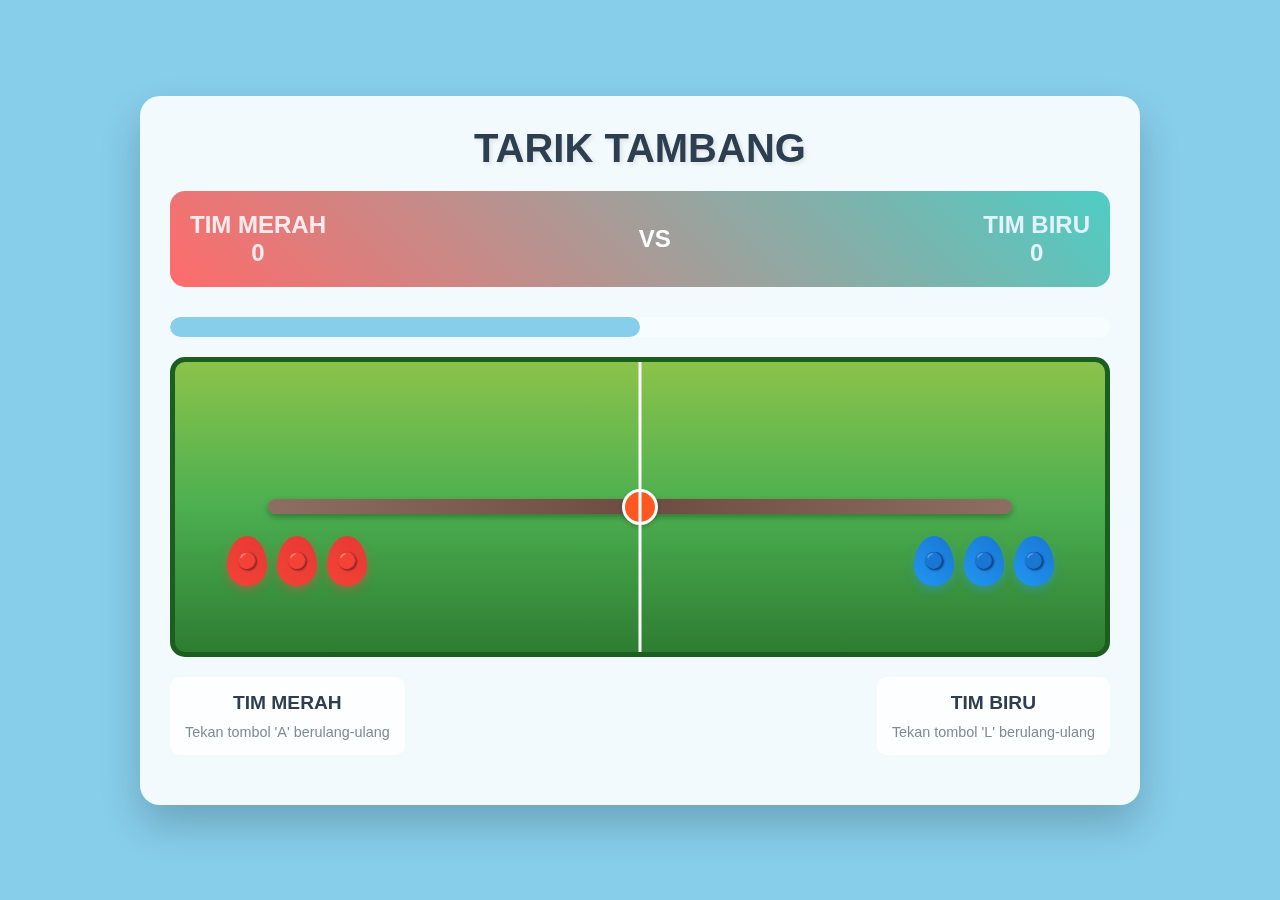
<file: index.html>
<!DOCTYPE html>
<html lang="id">
<head>
    <meta charset="UTF-8">
    <meta name="viewport" content="width=device-width, initial-scale=1.0">
    <title>Game Tarik Tambang</title>
    <link rel="stylesheet" href="styles.css">
</head>
<body>
    <div class="game-container">
        <h1 class="title">TARIK TAMBANG</h1>
        
        <div class="score-board">
            <div class="team team-red">
                <div>TIM MERAH</div>
                <div id="redScore">0</div>
            </div>
            <div>VS</div>
            <div class="team team-blue">
                <div>TIM BIRU</div>
                <div id="blueScore">0</div>
            </div>
        </div>

        <div class="progress-bar">
            <div class="progress-fill" id="progressBar"></div>
        </div>

        <div class="game-field" id="gameField">
            <div class="center-line"></div>
            <div class="rope-container">
                <div class="rope" id="rope"></div>
            </div>
            
            <div class="team-players team-left" id="teamLeft">
                <div class="player player-red">🔴</div>
                <div class="player player-red">🔴</div>
                <div class="player player-red">🔴</div>
            </div>
            
            <div class="team-players team-right" id="teamRight">
                <div class="player player-blue">🔵</div>
                <div class="player player-blue">🔵</div>
                <div class="player player-blue">🔵</div>
            </div>
        </div>

        <div class="controls">
            <div class="control-group">
                <div class="control-title">TIM MERAH</div>
                <div class="control-keys">Tekan tombol 'A' berulang-ulang</div>
            </div>
            <div class="control-group">
                <div class="control-title">TIM BIRU</div>
                <div class="control-keys">Tekan tombol 'L' berulang-ulang</div>
            </div>
        </div>
    </div>

    <div class="game-over" id="gameOver">
        <div class="game-over-content">
            <h2 id="winnerText">Tim Pemenang!</h2>
            <p>Selamat! Anda berhasil memenangkan pertandingan tarik tambang!</p>
            <button class="restart-btn" onclick="restartGame()">Rematch</button>
        </div>
    </div>
    <script src="script.js"></script>
    
</body>
</html>
</file>
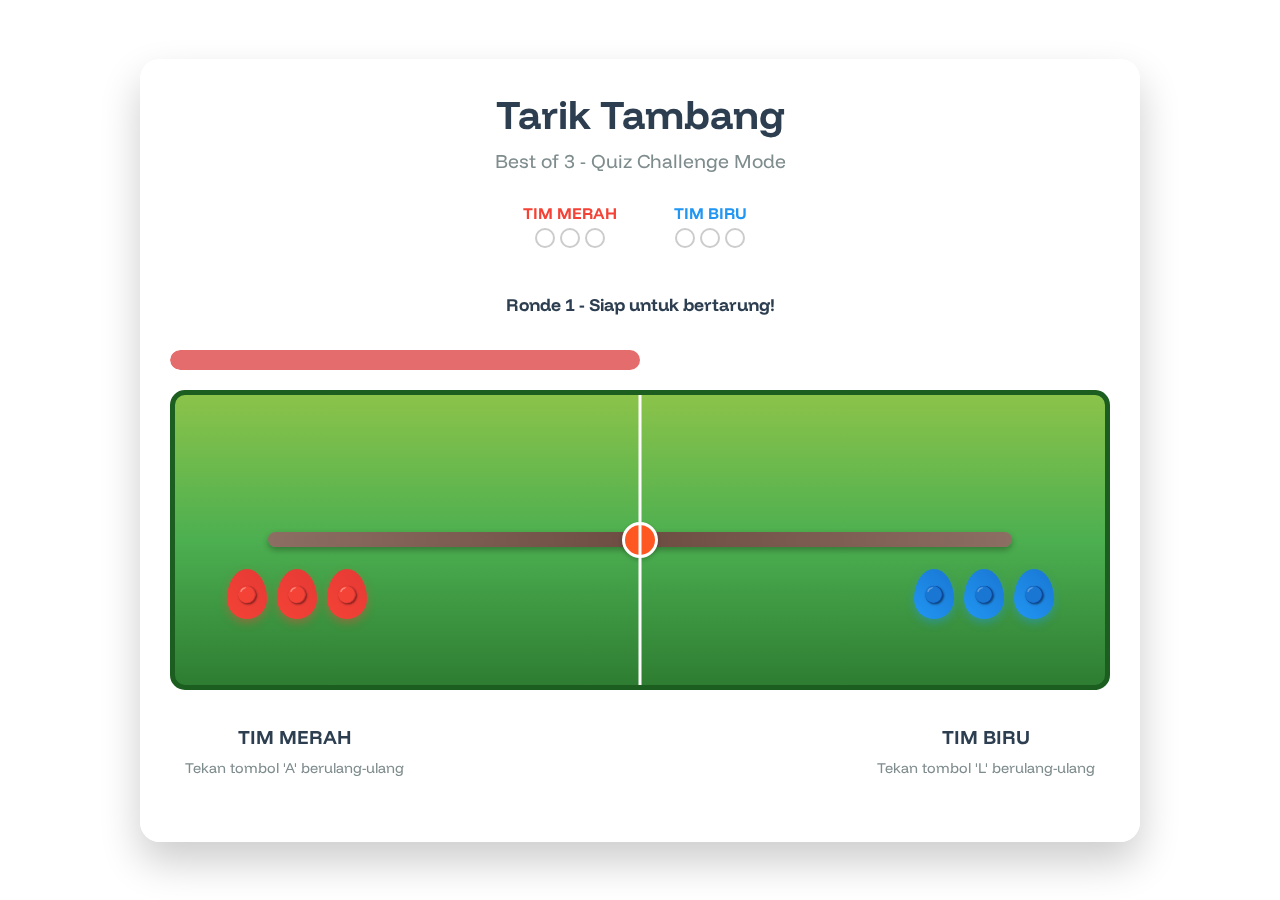
<file: test.html>
<!DOCTYPE html>
<html lang="id">
<head>
    <meta charset="UTF-8">
    <meta name="viewport" content="width=device-width, initial-scale=1.0">
    <title>Game Tarik Tambang - Best of 3</title>
    <link rel="stylesheet" href="style.css">
</head>
<body>
    <div class="game-container">
        <h1 class="title">Tarik Tambang</h1>
        <div class="subtitle">Best of 3 - Quiz Challenge Mode</div>
        
        <div class="wins-display">
            <div class="win-counter">
                <div style="color: #f44336; font-weight: bold;">TIM MERAH</div>
                <div class="win-dots" id="redWins">
                    <div class="win-dot"></div>
                    <div class="win-dot"></div>
                    <div class="win-dot"></div>
                </div>
            </div>
            <div class="win-counter">
                <div style="color: #2196f3; font-weight: bold;">TIM BIRU</div>
                <div class="win-dots" id="blueWins">
                    <div class="win-dot"></div>
                    <div class="win-dot"></div>
                    <div class="win-dot"></div>
                </div>
            </div>
        </div>

        <div class="round-info" id="roundInfo">
            Ronde 1 - Siap untuk bertarung!
        </div>

        <div class="progress-bar">
            <div class="progress-fill" id="progressBar"></div>
        </div>

        <div class="game-field" id="gameField">
            <div class="center-line"></div>
            <div class="rope-container">
                <div class="rope" id="rope"></div>
            </div>
            
            <div class="team-players team-left" id="teamLeft">
                <div class="player player-red">🔴
                    <div class="boost-indicator" id="leftBoost">BOOST!</div>
                </div>
                <div class="player player-red">🔴</div>
                <div class="player player-red">🔴</div>
            </div>
            
            <div class="team-players team-right" id="teamRight">
                <div class="player player-blue">🔵
                    <div class="boost-indicator" id="rightBoost">BOOST!</div>
                </div>
                <div class="player player-blue">🔵</div>
                <div class="player player-blue">🔵</div>
            </div>
        </div>

        <div class="controls">
            <div class="control-group">
                <div class="control-title">TIM MERAH</div>
                <div class="control-keys">Tekan tombol 'A' berulang-ulang</div>
            </div>
            <div class="control-group">
                <div class="control-title">TIM BIRU</div>
                <div class="control-keys">Tekan tombol 'L' berulang-ulang</div>
            </div>
        </div>
    </div>

    <!-- Quiz Modal -->
    <div class="quiz-modal" id="quizModal">
        <div class="quiz-content">
            <div class="quiz-timer" id="quizTimer">10</div>
            <div class="quiz-question" id="quizQuestion">Pertanyaan akan muncul di sini</div>
            <div class="quiz-options" id="quizOptions">
                <!-- Options akan diisi oleh JavaScript -->
            </div>
        </div>
    </div>

    <!-- Game Over Modal -->
    <div class="game-over" id="gameOver">
        <div class="game-over-content">
            <h2 id="winnerText">Tim Pemenang!</h2>
            <p id="finalMessage">Selamat! Anda berhasil memenangkan pertandingan best of 3!</p>
            <button class="restart-btn" onclick="restartGame()">Main Lagi</button>
        </div>
    </div>

    <script>
        // Game state variables
        let ropePosition = 50;
        let redWins = 0;
        let blueWins = 0;
        let currentRound = 1;
        let gameActive = true;
        let pullCooldown = false;
        let leftBoostActive = 0;
        let rightBoostActive = 0;
        let quizActive = false;

        // Sound effects using Web Audio API
        const audioContext = new (window.AudioContext || window.webkitAudioContext)();
        
        function playSound(frequency, duration, type = 'sine') {
            if (!audioContext) return;
            
            const oscillator = audioContext.createOscillator();
            const gainNode = audioContext.createGain();
            
            oscillator.connect(gainNode);
            gainNode.connect(audioContext.destination);
            
            oscillator.frequency.setValueAtTime(frequency, audioContext.currentTime);
            oscillator.type = type;
            
            gainNode.gain.setValueAtTime(0.3, audioContext.currentTime);
            gainNode.gain.exponentialRampToValueAtTime(0.01, audioContext.currentTime + duration);
            
            oscillator.start(audioContext.currentTime);
            oscillator.stop(audioContext.currentTime + duration);
        }

        // Sound effects
        const sounds = {
            pull: () => playSound(200, 0.1, 'square'),
            boost: () => {
                playSound(440, 0.1);
                setTimeout(() => playSound(550, 0.1), 50);
                setTimeout(() => playSound(660, 0.1), 100);
            },
            win: () => {
                [264, 297, 330, 352, 396, 440, 495].forEach((freq, i) => {
                    setTimeout(() => playSound(freq, 0.2), i * 100);
                });
            },
            quiz: () => playSound(880, 0.3, 'triangle'),
            correct: () => playSound(660, 0.4),
            wrong: () => playSound(165, 0.6, 'sawtooth')
        };

        // Quiz questions database
        const quizQuestions = [
            {
                question: "Berapa hasil dari 15 + 27?",
                options: ["41", "42", "43", "40"],
                correct: 1
            },
            {
                question: "Ibu kota Indonesia adalah?",
                options: ["Jakarta", "Surabaya", "Bandung", "Medan"],
                correct: 0
            },
            {
                question: "Planet terbesar di tata surya adalah?",
                options: ["Saturnus", "Neptunus", "Jupiter", "Uranus"],
                correct: 2
            },
            {
                question: "Siapa penemu lampu pijar?",
                options: ["Albert Einstein", "Thomas Edison", "Isaac Newton", "Leonardo da Vinci"],
                correct: 1
            },
            {
                question: "Berapa jumlah provinsi di Indonesia?",
                options: ["30", "34", "36", "38"],
                correct: 3
            },
            {
                question: "Warna primer adalah?",
                options: ["Merah, Biru, Kuning", "Hijau, Ungu, Orange", "Hitam, Putih, Abu", "Pink, Coklat, Emas"],
                correct: 0
            },
            {
                question: "1 kilometer sama dengan berapa meter?",
                options: ["100", "1000", "10000", "500"],
                correct: 1
            },
            {
                question: "Hewan terbesar di dunia adalah?",
                options: ["Hiu", "Gajah", "Jerapah", "Paus Biru"],
                correct: 3
            }
        ];

        // DOM elements
        const rope = document.getElementById('rope');
        const progressBar = document.getElementById('progressBar');
        const gameField = document.getElementById('gameField');
        const teamLeft = document.getElementById('teamLeft');
        const teamRight = document.getElementById('teamRight');
        const gameOver = document.getElementById('gameOver');
        const winnerText = document.getElementById('winnerText');
        const finalMessage = document.getElementById('finalMessage');
        const roundInfo = document.getElementById('roundInfo');
        const redWinsEl = document.getElementById('redWins');
        const blueWinsEl = document.getElementById('blueWins');
        const leftBoost = document.getElementById('leftBoost');
        const rightBoost = document.getElementById('rightBoost');
        const quizModal = document.getElementById('quizModal');
        const quizQuestion = document.getElementById('quizQuestion');
        const quizOptions = document.getElementById('quizOptions');
        const quizTimer = document.getElementById('quizTimer');

        function updateRopePosition() {
            progressBar.style.width = ropePosition + '%';
            const ropeContainer = rope.parentElement;
            ropeContainer.style.transform = `translateY(-50%) translateX(${(ropePosition - 50) * 2}px)`;
            
            // Check for potential quiz trigger (when rope reaches 25% or 75%)
            if ((ropePosition <= 25 || ropePosition >= 75) && !quizActive && gameActive && Math.random() < 0.3) {
                triggerQuiz(ropePosition <= 25 ? 'red' : 'blue');
            }
            
            // Check win condition
            if (ropePosition <= 0) {
                endRound('red');
            } else if (ropePosition >= 100) {
                endRound('blue');
            }
        }

        function pullRope(direction) {
            if (!gameActive || pullCooldown || quizActive) return;
            
            pullCooldown = true;
            setTimeout(() => pullCooldown = false, 100);
            
            let pullStrength = 2;
            
            if (direction === 'left') {
                if (leftBoostActive > 0) {
                    pullStrength = 5;
                    leftBoostActive--;
                    if (leftBoostActive === 0) {
                        leftBoost.style.display = 'none';
                    }
                }
                ropePosition = Math.max(0, ropePosition - pullStrength);
                teamLeft.classList.add('pulling');
                setTimeout(() => teamLeft.classList.remove('pulling'), 200);
                sounds.pull();
            } else if (direction === 'right') {
                if (rightBoostActive > 0) {
                    pullStrength = 5;
                    rightBoostActive--;
                    if (rightBoostActive === 0) {
                        rightBoost.style.display = 'none';
                    }
                }
                ropePosition = Math.min(100, ropePosition + pullStrength);
                teamRight.classList.add('pulling');
                setTimeout(() => teamRight.classList.remove('pulling'), 200);
                sounds.pull();
            }
            
            updateRopePosition();
        }

        function triggerQuiz(team) {
            if (quizActive) return;
            
            quizActive = true;
            gameActive = false;
            sounds.quiz();
            
            const randomQuestion = quizQuestions[Math.floor(Math.random() * quizQuestions.length)];
            quizQuestion.textContent = `Quiz untuk ${team === 'red' ? 'Tim Merah' : 'Tim Biru'}: ${randomQuestion.question}`;
            
            quizOptions.innerHTML = '';
            randomQuestion.options.forEach((option, index) => {
                const button = document.createElement('button');
                button.className = 'quiz-option';
                button.textContent = option;
                button.onclick = () => answerQuiz(index, randomQuestion.correct, team);
                quizOptions.appendChild(button);
            });
            
            quizModal.style.display = 'flex';
            
            // Quiz timer
            let timeLeft = 10;
            quizTimer.textContent = timeLeft;
            const timer = setInterval(() => {
                timeLeft--;
                quizTimer.textContent = timeLeft;
                if (timeLeft <= 0) {
                    clearInterval(timer);
                    answerQuiz(-1, randomQuestion.correct, team); // -1 means timeout
                }
            }, 1000);
            
            // Store timer reference to clear it if answered early
            quizModal.timerRef = timer;
        }

        function answerQuiz(selectedIndex, correctIndex, team) {
            if (quizModal.timerRef) {
                clearInterval(quizModal.timerRef);
            }
            
            const options = quizOptions.children;
            
            // Show correct/wrong answers
            for (let i = 0; i < options.length; i++) {
                if (i === correctIndex) {
                    options[i].classList.add('correct');
                } else if (i === selectedIndex && i !== correctIndex) {
                    options[i].classList.add('wrong');
                }
                options[i].disabled = true;
            }
            
            setTimeout(() => {
                quizModal.style.display = 'none';
                quizActive = false;
                gameActive = true;
                
                // Give boost if answer is correct
                if (selectedIndex === correctIndex) {
                    sounds.correct();
                    giveBoost(team);
                } else {
                    sounds.wrong();
                }
            }, 2000);
        }

        function giveBoost(team) {
            if (team === 'red') {
                leftBoostActive = 5;
                leftBoost.style.display = 'block';
                teamLeft.querySelector('.player').classList.add('boosted');
                setTimeout(() => teamLeft.querySelector('.player').classList.remove('boosted'), 1000);
            } else {
                rightBoostActive = 5;
                rightBoost.style.display = 'block';
                teamRight.querySelector('.player').classList.add('boosted');
                setTimeout(() => teamRight.querySelector('.player').classList.remove('boosted'), 1000);
            }
            sounds.boost();
        }

        function endRound(winner) {
            gameActive = false;
            sounds.win();
            
            if (winner === 'red') {
                redWins++;
                redWinsEl.children[redWins - 1].classList.add('filled');
            } else {
                blueWins++;
                blueWinsEl.children[blueWins - 1].classList.add('filled');
            }
            
            // Check if game is over (best of 3)
            if (redWins > 2 || blueWins > 2) {
                setTimeout(() => {
                    winnerText.textContent = `${winner === 'red' ? 'TIM MERAH' : 'TIM BIRU'} MENANG KESELURUHAN!`;
                    finalMessage.textContent = `Selamat! ${winner === 'red' ? 'Tim Merah' : 'Tim Biru'} berhasil memenangkan pertandingan Best of 3!`;
                    gameOver.style.display = 'flex';
                }, 1000);
            } else {
                // Start next round
                setTimeout(() => {
                    currentRound++;
                    roundInfo.textContent = `Ronde ${currentRound} - ${winner === 'red' ? 'Tim Merah' : 'Tim Biru'} menang ronde sebelumnya!`;
                    resetRound();
                }, 2000);
            }
        }

        function resetRound() {
            ropePosition = 50;
            gameActive = true;
            leftBoostActive = 0;
            rightBoostActive = 0;
            leftBoost.style.display = 'none';
            rightBoost.style.display = 'none';
            updateRopePosition();
        }

        function restartGame() {
            ropePosition = 50;
            redWins = 0;
            blueWins = 0;
            currentRound = 1;
            gameActive = true;
            leftBoostActive = 0;
            rightBoostActive = 0;
            quizActive = false;
            
            // Reset UI
            gameOver.style.display = 'none';
            quizModal.style.display = 'none';
            leftBoost.style.display = 'none';
            rightBoost.style.display = 'none';
            roundInfo.textContent = 'Ronde 1 - Siap untuk bertarung!';
            
            // Reset win indicators
            redWinsEl.querySelectorAll('.win-dot').forEach(dot => dot.classList.remove('filled'));
            blueWinsEl.querySelectorAll('.win-dot').forEach(dot => dot.classList.remove('filled'));
            
            updateRopePosition();
        }

        // Event listeners
        document.addEventListener('keydown', function(event) {
            if (audioContext.state === 'suspended') {
                audioContext.resume();
            }
            
            const key = event.key.toLowerCase();
            
            if (key === 'a') {
                pullRope('left');
            } else if (key === 'l') {
                pullRope('right');
            }
        });

        // Initialize game
        updateRopePosition();

        // Natural drift effect
        setInterval(() => {
            if (gameActive && !quizActive && Math.random() < 0.05) {
                const drift = (Math.random() - 0.5) * 0.5;
                ropePosition = Math.max(0, Math.min(100, ropePosition + drift));
                updateRopePosition();
            }
        }, 500);
    </script>
</body>
</html>
</file>
<file: styles.css>
* {
            margin: 0;
            padding: 0;
            box-sizing: border-box;
        }

        body {
            background: linear-gradient(135deg, #87CEEB 0%, #87CEEB 100%);
            font-family: 'Arial', sans-serif;
            min-height: 100vh;
            display: flex;
            flex-direction: column;
            align-items: center;
            justify-content: center;
            overflow: hidden;
        }

        .game-container {
            width: 90%;
            max-width: 1000px;
            background: rgba(255, 255, 255, 0.9);
            border-radius: 20px;
            padding: 30px;
            box-shadow: 0 20px 40px rgba(0, 0, 0, 0.2);
            backdrop-filter: blur(10px);
        }

        .title {
            text-align: center;
            color: #2c3e50;
            font-size: 2.5rem;
            margin-bottom: 20px;
            text-shadow: 2px 2px 4px rgba(0, 0, 0, 0.1);
        }

        .score-board {
            display: flex;
            justify-content: space-between;
            align-items: center;
            margin-bottom: 30px;
            padding: 20px;
            background: linear-gradient(45deg, #ff6b6b, #4ecdc4);
            border-radius: 15px;
            color: white;
            font-weight: bold;
            font-size: 1.5rem;
        }

        .team {
            text-align: center;
        }

        .team-red {
            color: #ffebee;
        }

        .team-blue {
            color: #e3f2fd;
        }

        .game-field {
            position: relative;
            height: 300px;
            background: linear-gradient(to bottom, #8bc34a 0%, #4caf50 50%, #2e7d32 100%);
            border-radius: 15px;
            margin-bottom: 20px;
            overflow: hidden;
            border: 5px solid #1b5e20;
        }

        .center-line {
            position: absolute;
            left: 50%;
            top: 0;
            bottom: 0;
            width: 3px;
            background: white;
            transform: translateX(-50%);
            z-index: 2;
        }

        .rope-container {
            position: absolute;
            top: 50%;
            left: 0;
            right: 0;
            height: 20px;
            transform: translateY(-50%);
            display: flex;
            align-items: center;
            justify-content: center;
        }

        .rope {
            width: 80%;
            height: 15px;
            background: linear-gradient(to right, #8d6e63, #6d4c41, #8d6e63);
            border-radius: 10px;
            position: relative;
            box-shadow: 0 3px 6px rgba(0, 0, 0, 0.3);
        }

        .rope::before {
            content: '';
            position: absolute;
            top: 50%;
            left: 50%;
            width: 30px;
            height: 30px;
            background: #ff5722;
            border-radius: 50%;
            transform: translate(-50%, -50%);
            border: 3px solid white;
            box-shadow: 0 2px 4px rgba(0, 0, 0, 0.2);
            transition: all 0.3s ease;
        }

        .team-players {
            position: absolute;
            top: 60%;
            display: flex;
            align-items: center;
        }

        .team-left {
            left: 5%;
            flex-direction: row;
        }

        .team-right {
            right: 5%;
            flex-direction: row-reverse;
        }

        .player {
            width: 40px;
            height: 50px;
            margin: 0 5px;
            border-radius: 50% 50% 50% 50% / 60% 60% 40% 40%;
            display: flex;
            align-items: center;
            justify-content: center;
            font-weight: bold;
            color: white;
            text-shadow: 1px 1px 2px rgba(0, 0, 0, 0.5);
            animation: bounce 2s infinite ease-in-out;
        }

        .player-red {
            background: linear-gradient(45deg, #f44336, #e53935);
            box-shadow: 0 4px 8px rgba(244, 67, 54, 0.4);
        }

        .player-blue {
            background: linear-gradient(45deg, #2196f3, #1976d2);
            box-shadow: 0 4px 8px rgba(33, 150, 243, 0.4);
        }

        @keyframes bounce {
            0%, 100% { transform: translateY(0); }
            50% { transform: translateY(-10px); }
        }

        .pulling .player {
            animation: pull 0.5s ease-in-out;
        }

        @keyframes pull {
            0% { transform: translateY(0) scale(1); }
            50% { transform: translateY(-5px) scale(1.1); }
            100% { transform: translateY(0) scale(1); }
        }

        .controls {
            display: flex;
            justify-content: space-between;
            align-items: center;
            margin-bottom: 20px;
        }

        .control-group {
            text-align: center;
            padding: 15px;
            background: rgba(255, 255, 255, 0.8);
            border-radius: 10px;
            min-width: 200px;
        }

        .control-title {
            font-size: 1.2rem;
            font-weight: bold;
            margin-bottom: 10px;
            color: #2c3e50;
        }

        .control-keys {
            font-size: 0.9rem;
            color: #7f8c8d;
        }

        .progress-bar {
            width: 100%;
            height: 20px;
            background: rgba(255, 255, 255, 0.3);
            border-radius: 10px;
            overflow: hidden;
            position: relative;
            margin-bottom: 20px;
        }

        .progress-fill {
            height: 100%;
            background: #87CEEB;
            border-radius: 10px;
            width: 50%;
            transition: all 0.3s ease;
            position: relative;
        }

        .game-over {
            position: fixed;
            top: 0;
            left: 0;
            right: 0;
            bottom: 0;
            background: rgba(0, 0, 0, 0.8);
            display: none;
            justify-content: center;
            align-items: center;
            z-index: 1000;
        }

        .game-over-content {
            background: white;
            padding: 40px;
            border-radius: 20px;
            text-align: center;
            max-width: 400px;
            animation: slideIn 0.5s ease-out;
        }

        @keyframes slideIn {
            from { transform: translateY(-50px); opacity: 0; }
            to { transform: translateY(0); opacity: 1; }
        }

        .restart-btn {
            background: linear-gradient(45deg, #4caf50, #45a049);
            color: white;
            border: none;
            padding: 15px 30px;
            font-size: 1.1rem;
            border-radius: 25px;
            cursor: pointer;
            margin-top: 20px;
            transition: all 0.3s ease;
        }

        .restart-btn:hover {
            transform: translateY(-2px);
            box-shadow: 0 5px 15px rgba(76, 175, 80, 0.4);
        }
</file>
<file: style.css>
@import url('https://fonts.googleapis.com/css2?family=Funnel+Display:wght@300..800&display=swap');
* {
            margin: 0;
            padding: 0;
            box-sizing: border-box;
        }

        body {
            background: rgb(255, 255, 255);
            font-family: 'Funnel Display', sans-serif;
            min-height: 100vh;
            display : flex;
            flex-direction: column;
            align-items: center;
            justify-content: center;
            overflow: hidden;
        }

        .game-container {
            width: 90%;
            max-width: 1000px;
            background: rgba(255, 255, 255, 0.9);
            border-radius: 20px;
            padding: 30px;
            box-shadow: 0 20px 40px rgba(0, 0, 0, 0.2);
            backdrop-filter: blur(10px);
        }

        .title {
            text-align: center;
            color: #2c3e50;
            font-size: 2.5rem;
            margin-bottom: 10px;
            font-weight: bold
        }

        .subtitle {
            text-align: center;
            color: #7f8c8d;
            font-size: 1.2rem;
            margin-bottom: 20px;
        }

        .score-board {
            display: flex;
            justify-content: space-between;
            align-items: center;
            margin-bottom: 20px;
            padding: 20px;
            background: linear-gradient(45deg, #ff6b6b, #4ecdc4);
            border-radius: 15px;
            color: white;
            font-weight: bold;
            font-size: 1.5rem;
        }

        .team {
            text-align: center;
        }

        .team-red {
            color: #ffebee;
        }

        .team-blue {
            color: #e3f2fd;
        }

        .round-info {
            text-align: center;
            background: rgba(255, 255, 255, 0.8);
            padding: 15px;
            border-radius: 10px;
            margin-bottom: 20px;
            font-size: 1.1rem;
            font-weight: bold;
            color: #2c3e50;
        }

        .wins-display {
            display: flex;
            justify-content: center;
            gap: 20px;
            margin-bottom: 20px;
        }

        .win-counter {
            display: flex;
            flex-direction: column;
            align-items: center;
            padding: 10px;
            background: rgba(255, 255, 255, 0.8);
            border-radius: 10px;
            min-width: 120px;
        }

        .win-dots {
            display: flex;
            gap: 5px;
            margin-top: 5px;
        }

        .win-dot {
            width: 20px;
            height: 20px;
            border-radius: 50%;
            border: 2px solid #ccc;
            background: white;
            transition: all 0.3s ease;
        }

        .win-dot.filled {
            background: #4caf50;
            border-color: #4caf50;
            box-shadow: 0 0 10px rgba(76, 175, 80, 0.5);
        }

        .game-field {
            position: relative;
            height: 300px;
            background: linear-gradient(to bottom, #8bc34a 0%, #4caf50 50%, #2e7d32 100%);
            border-radius: 15px;
            margin-bottom: 20px;
            overflow: hidden;
            border: 5px solid #1b5e20;
        }

        .center-line {
            position: absolute;
            left: 50%;
            top: 0;
            bottom: 0;
            width: 3px;
            background: white;
            transform: translateX(-50%);
            z-index: 2;
        }

        .rope-container {
            position: absolute;
            top: 50%;
            left: 0;
            right: 0;
            height: 20px;
            transform: translateY(-50%);
            display: flex;
            align-items: center;
            justify-content: center;
        }

        .rope {
            width: 80%;
            height: 15px;
            background: linear-gradient(to right, #8d6e63, #6d4c41, #8d6e63);
            border-radius: 10px;
            position: relative;
            box-shadow: 0 3px 6px rgba(0, 0, 0, 0.3);
        }

        .rope::before {
            content: '';
            position: absolute;
            top: 50%;
            left: 50%;
            width: 30px;
            height: 30px;
            background: #ff5722;
            border-radius: 50%;
            transform: translate(-50%, -50%);
            border: 3px solid white;
            box-shadow: 0 2px 4px rgba(0, 0, 0, 0.2);
            transition: all 0.3s ease;
        }

        .team-players {
            position: absolute;
            top: 60%;
            display: flex;
            align-items: center;
        }

        .team-left {
            left: 5%;
            flex-direction: row;
        }

        .team-right {
            right: 5%;
            flex-direction: row-reverse;
        }

        .player {
            width: 40px;
            height: 50px;
            margin: 0 5px;
            border-radius: 50% 50% 50% 50% / 60% 60% 40% 40%;
            display: flex;
            align-items: center;
            justify-content: center;
            font-weight: bold;
            color: white;
            text-shadow: 1px 1px 2px rgba(0, 0, 0, 0.5);
            animation: bounce 2s infinite ease-in-out;
            position: relative;
        }

        .player-red {
            background: linear-gradient(45deg, #f44336, #e53935);
            box-shadow: 0 4px 8px rgba(244, 67, 54, 0.4);
        }

        .player-blue {
            background: linear-gradient(45deg, #2196f3, #1976d2);
            box-shadow: 0 4px 8px rgba(33, 150, 243, 0.4);
        }

        .player.boosted {
            animation: boost 1s ease-in-out;
        }

        @keyframes boost {
            0% { transform: scale(1); }
            50% { transform: scale(1.3) rotate(10deg); box-shadow: 0 0 20px gold; }
            100% { transform: scale(1); }
        }

        @keyframes bounce {
            0%, 100% { transform: translateY(0); }
            50% { transform: translateY(-10px); }
        }

        .pulling .player {
            animation: pull 0.5s ease-in-out;
        }

        @keyframes pull {
            0% { transform: translateY(0) scale(1); }
            50% { transform: translateY(-5px) scale(1.1); }
            100% { transform: translateY(0) scale(1); }
        }

        .controls {
            display: flex;
            justify-content: space-between;
            align-items: center;
            margin-bottom: 20px;
        }

        .control-group {
            text-align: center;
            padding: 15px;
            background: rgba(255, 255, 255, 0.8);
            border-radius: 10px;
            min-width: 200px;
        }

        .control-title {
            font-size: 1.2rem;
            font-weight: bold;
            margin-bottom: 10px;
            color: #2c3e50;
        }

        .control-keys {
            font-size: 0.9rem;
            color: #7f8c8d;
        }

        .progress-bar {
            width: 100%;
            height: 20px;
            background: rgba(255, 255, 255, 0.3);
            border-radius: 10px;
            overflow: hidden;
            position: relative;
            margin-bottom: 20px;
        }

        .progress-fill {
            height: 100%;
            background: rgba(210, 1, 1, 0.581);
            border-radius: 10px;
            width: 50%;
            transition: all 0.3s ease;
            position: relative;
        }

        .quiz-modal {
            position: fixed;
            top: 0;
            left: 0;
            right: 0;
            bottom: 0;
            background: rgba(0, 0, 0, 0.8);
            display: none;
            justify-content: center;
            align-items: center;
            z-index: 1000;
        }

        .quiz-content {
            background: white;
            padding: 30px;
            border-radius: 20px;
            text-align: center;
            max-width: 500px;
            animation: slideIn 0.5s ease-out;
        }

        .quiz-question {
            font-size: 1.3rem;
            color: #2c3e50;
            margin-bottom: 20px;
            font-weight: bold;
        }

        .quiz-options {
            display: grid;
            grid-template-columns: 1fr 1fr;
            gap: 15px;
            margin-bottom: 20px;
        }

        .quiz-option {
            background: linear-gradient(45deg, #3498db, #2980b9);
            color: white;
            border: none;
            padding: 15px;
            font-size: 1rem;
            border-radius: 10px;
            cursor: pointer;
            transition: all 0.3s ease;
            font-weight: bold;
        }

        .quiz-option:hover {
            transform: translateY(-2px);
            box-shadow: 0 5px 15px rgba(52, 152, 219, 0.4);
        }

        .quiz-option.correct {
            background: linear-gradient(45deg, #4caf50, #45a049);
        }

        .quiz-option.wrong {
            background: linear-gradient(45deg, #f44336, #d32f2f);
        }

        .quiz-timer {
            font-size: 1.5rem;
            color: #e74c3c;
            font-weight: bold;
            margin-bottom: 15px;
        }

        .game-over {
            position: fixed;
            top: 0;
            left: 0;
            right: 0;
            bottom: 0;
            background: rgba(0, 0, 0, 0.8);
            display: none;
            justify-content: center;
            align-items: center;
            z-index: 1000;
        }

        .game-over-content {
            background: white;
            padding: 40px;
            border-radius: 20px;
            text-align: center;
            max-width: 400px;
            animation: slideIn 0.5s ease-out;
        }

        @keyframes slideIn {
            from { transform: translateY(-50px); opacity: 0; }
            to { transform: translateY(0); opacity: 1; }
        }

        .restart-btn {
            background: linear-gradient(45deg, #4caf50, #45a049);
            color: white;
            border: none;
            padding: 15px 30px;
            font-size: 1.1rem;
            border-radius: 25px;
            cursor: pointer;
            margin-top: 20px;
            transition: all 0.3s ease;
        }

        .restart-btn:hover {
            transform: translateY(-2px);
            box-shadow: 0 5px 15px rgba(76, 175, 80, 0.4);
        }

        .boost-indicator {
            position: absolute;
            top: -15px;
            left: 50%;
            transform: translateX(-50%);
            background: gold;
            color: #333;
            padding: 5px 10px;
            border-radius: 15px;
            font-size: 0.8rem;
            font-weight: bold;
            display: none;
            animation: pulse 2s infinite;
        }

        @keyframes pulse {
            0%, 100% { transform: translateX(-50%) scale(1); }
            50% { transform: translateX(-50%) scale(1.1); }
        }
</file>
